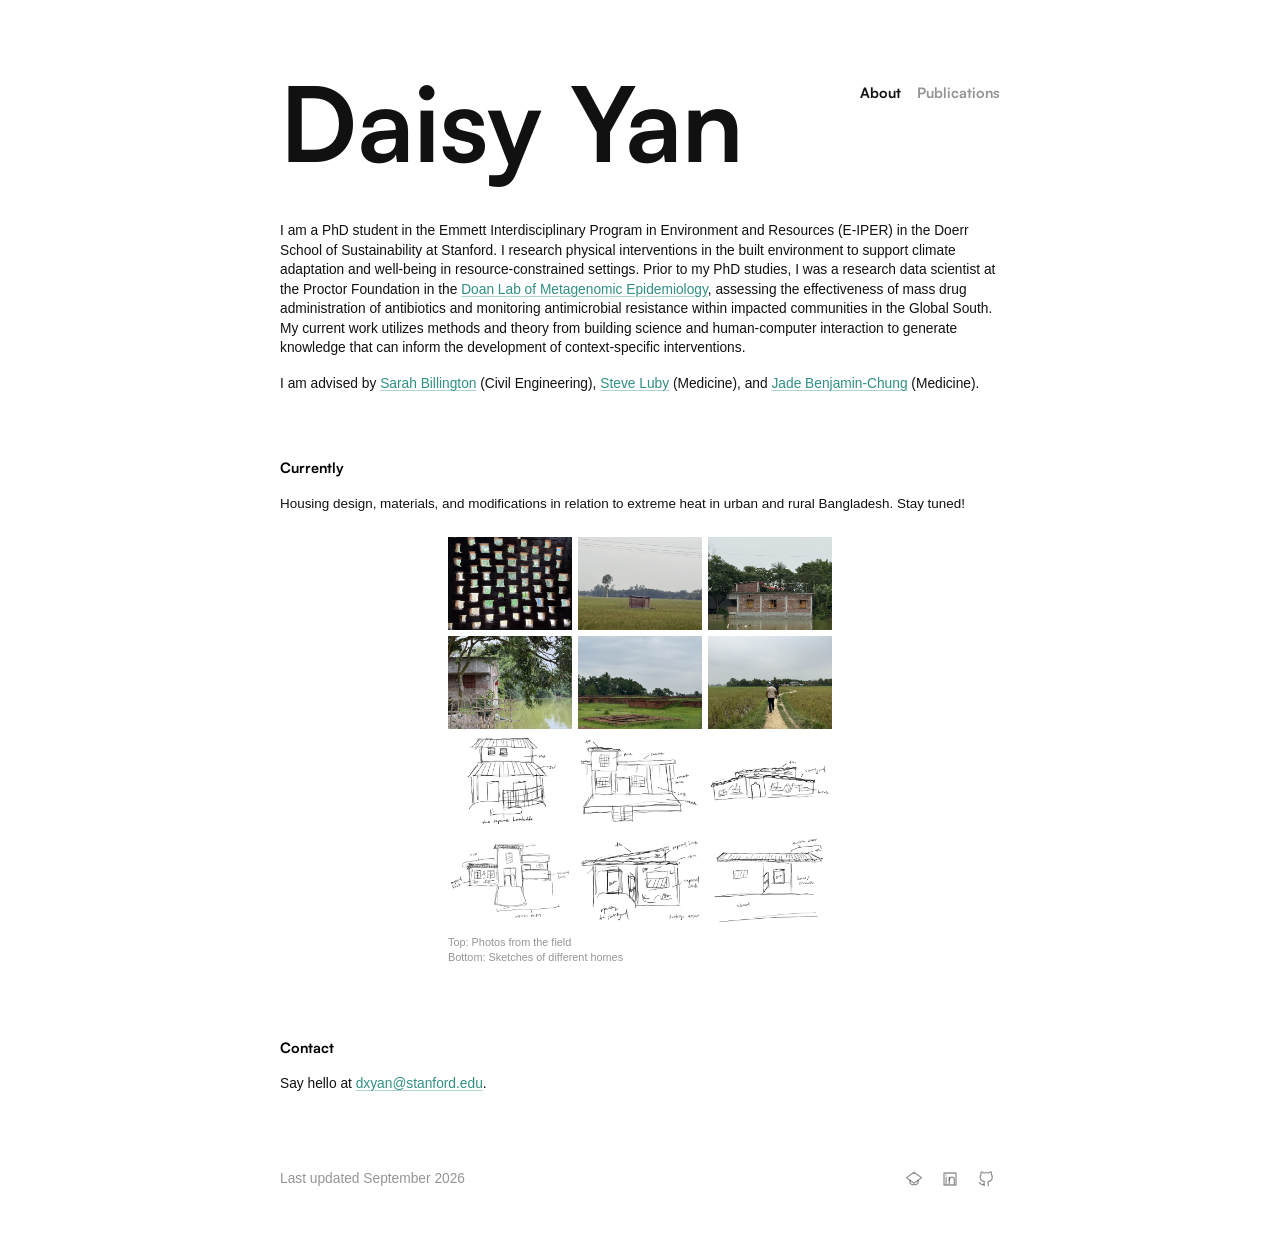
<file: index.html>
<!doctype html>
<html lang="en">
  <head>
    <meta charset="utf-8">
    <meta name="viewport" content="width=device-width, initial-scale=1">
    <title>Daisy Yan</title>
    <meta
      name="description"
      content="Daisy Yan's personal website: research and current work."
    >
    <meta property="og:title" content="Daisy Yan">
    <meta property="og:description" content="Daisy Yan's personal website: research and current work.">
    <meta property="og:type" content="website">
    <meta property="og:url" content="https://daisyyan.com/">
    <meta property="og:image" content="https://daisyyan.com/assets/currently-2.jpg">
    <meta property="og:image:alt" content="A small structure across a green field.">
    <meta property="og:image:width" content="900">
    <meta property="og:image:height" content="675">
    <meta name="twitter:card" content="summary_large_image">
    <meta name="twitter:image" content="https://daisyyan.com/assets/currently-2.jpg">
    <link rel="stylesheet" href="styles.css">
  </head>
  <body>
    <div class="page">
      <header class="site-header reveal">
        <a class="wordmark" href="index.html" aria-label="Daisy Yan home">
          Daisy Yan
        </a>
        <nav class="nav" aria-label="primary navigation">
          <a href="index.html" aria-current="page">
            About
          </a>
          <a href="past-work.html">
            Publications
          </a>
        </nav>
      </header>

      <main id="top">
        <section class="intro reveal" aria-labelledby="intro-title">
          <div class="intro-copy">
            <h1 class="sr-only" id="intro-title">Daisy Yan</h1>
            <p>
              I am a PhD student in the Emmett Interdisciplinary Program in
              Environment and Resources (E-IPER) in the Doerr School of
              Sustainability at Stanford. I research physical interventions in
              the built environment to support climate adaptation and well-being
              in resource-constrained settings. Prior to my PhD studies, I was
              a research data scientist at the Proctor Foundation in the
              <a href="https://doanlab.ucsf.edu/">Doan Lab of Metagenomic Epidemiology</a>,
              assessing the effectiveness of mass drug administration of
              antibiotics and monitoring antimicrobial resistance within
              impacted communities in the Global South. My current work utilizes
              methods and theory from building science and human-computer
              interaction to generate knowledge that can inform the development
              of context-specific interventions.
            </p>
            <p>
              I am advised by <a href="https://www.billingtonlab.org/">Sarah Billington</a>
              (Civil Engineering), <a href="https://lubylab.stanford.edu/">Steve Luby</a>
              (Medicine), and <a href="https://jadebc.net/">Jade Benjamin-Chung</a>
              (Medicine).
            </p>
          </div>
        </section>

        <section class="section reveal" id="currently" aria-labelledby="current-heading">
          <h2 class="image-heading" id="current-heading">
            Currently
          </h2>
          <p class="current-summary">
            Housing design, materials, and modifications in relation to extreme
            heat in urban and rural Bangladesh. Stay tuned!
          </p>
          <div class="photo-strip" aria-label="Current research photos">
            <img
              src="assets/currently-1.jpg"
              alt="Light filtering through openings in a brick ventilation wall."
              width="900"
              height="675"
            >
            <img
              src="assets/currently-2.jpg"
              alt="A small structure across a green field."
              width="900"
              height="675"
              loading="lazy"
            >
            <img
              src="assets/currently-3.jpg"
              alt="A brick home beside floodwater."
              width="871"
              height="675"
              loading="lazy"
            >
            <img
              src="assets/currently-4.jpg"
              alt="A home near water and trees."
              width="900"
              height="675"
              loading="lazy"
            >
            <img
              src="assets/currently-5.jpg"
              alt="Brick structures in a grassy landscape."
              width="900"
              height="675"
              loading="lazy"
            >
            <img
              src="assets/currently-6.jpg"
              alt="People walking along a path through green fields."
              width="900"
              height="675"
              loading="lazy"
            >
          </div>
          <div class="photo-strip sketch-strip" aria-label="Housing sketch studies">
            <img
              src="assets/currently-sketch-1.png"
              alt="Sketch of a two-story house with notes on tin and mud materials."
              width="900"
              height="675"
              loading="lazy"
            >
            <img
              src="assets/currently-sketch-2.png"
              alt="Sketch of a two-story house with notes on tin, brick, concrete, and concrete beams."
              width="900"
              height="675"
              loading="lazy"
            >
            <img
              src="assets/currently-sketch-3.png"
              alt="Sketch of a courtyard-style house with notes on tin and brick."
              width="900"
              height="675"
              loading="lazy"
            >
            <img
              src="assets/currently-sketch-4.png"
              alt="Sketch of a house with notes on exposed brick, concrete brick, tin, and mixed construction."
              width="900"
              height="675"
              loading="lazy"
            >
            <img
              src="assets/currently-sketch-5.png"
              alt="Sketch of a house opening to a courtyard with notes on tin and exposed brick."
              width="900"
              height="675"
              loading="lazy"
            >
            <img
              src="assets/currently-sketch-6.png"
              alt="Sketch of a street-facing home with notes on tin, brick, concrete, and another home."
              width="900"
              height="675"
              loading="lazy"
            >
          </div>
          <p class="photo-caption">
            Top: Photos from the field<br>
            Bottom: Sketches of different homes
          </p>
        </section>

        <section class="section contact reveal" id="contact" aria-labelledby="contact-heading">
          <h2 class="image-heading" id="contact-heading">
            Contact
          </h2>
          <p>
            Say hello at <a href="mailto:dxyan@stanford.edu">dxyan@stanford.edu</a>.
          </p>
        </section>
      </main>

      <footer class="footer reveal">
        <span>Last updated September 2026</span>
        <div class="social-links" aria-label="profile links">
          <a
            class="icon-link"
            href="https://scholar.google.com/citations?hl=en&amp;user=dfqyzfUAAAAJ&amp;view_op=list_works&amp;sortby=pubdate"
            aria-label="Google Scholar"
          >
            <svg aria-hidden="true" viewBox="0 0 24 24">
              <path d="M12 3 2 10.3 12 17.6l10-7.3L12 3Z"></path>
              <path d="M6.6 13.7v2.6c0 1.8 2.4 3.3 5.4 3.3s5.4-1.5 5.4-3.3v-2.6"></path>
            </svg>
          </a>
          <a
            class="icon-link"
            href="https://www.linkedin.com/in/daisy-yan"
            aria-label="LinkedIn"
          >
            <svg aria-hidden="true" viewBox="0 0 24 24">
              <path d="M6.8 9.4v9.1"></path>
              <path d="M6.8 6.5h.01"></path>
              <path d="M11 18.5V9.4"></path>
              <path d="M11 13.6c0-2.5 1.4-4.2 3.6-4.2 2 0 3.2 1.4 3.2 3.8v5.3"></path>
              <path d="M4 4h16v16H4z"></path>
            </svg>
          </a>
          <a
            class="icon-link"
            href="https://github.com/daisyxyan"
            aria-label="GitHub"
          >
            <svg aria-hidden="true" viewBox="0 0 24 24">
              <path d="M9 19.3c-4.2 1.2-4.2-2-5.9-2.4"></path>
              <path d="M15 21v-3.5c0-1 .1-1.4-.5-2 2.9-.3 5.9-1.4 5.9-6.2a4.8 4.8 0 0 0-1.3-3.3 4.5 4.5 0 0 0-.1-3.3s-1.1-.3-3.5 1.3a12.1 12.1 0 0 0-6.4 0C6.7 2.4 5.6 2.7 5.6 2.7a4.5 4.5 0 0 0-.1 3.3 4.8 4.8 0 0 0-1.3 3.3c0 4.8 3 5.9 5.9 6.2-.4.4-.6.9-.6 1.8V21"></path>
            </svg>
          </a>
        </div>
      </footer>
    </div>

    <script src="script.js"></script>
  </body>
</html>
</file>
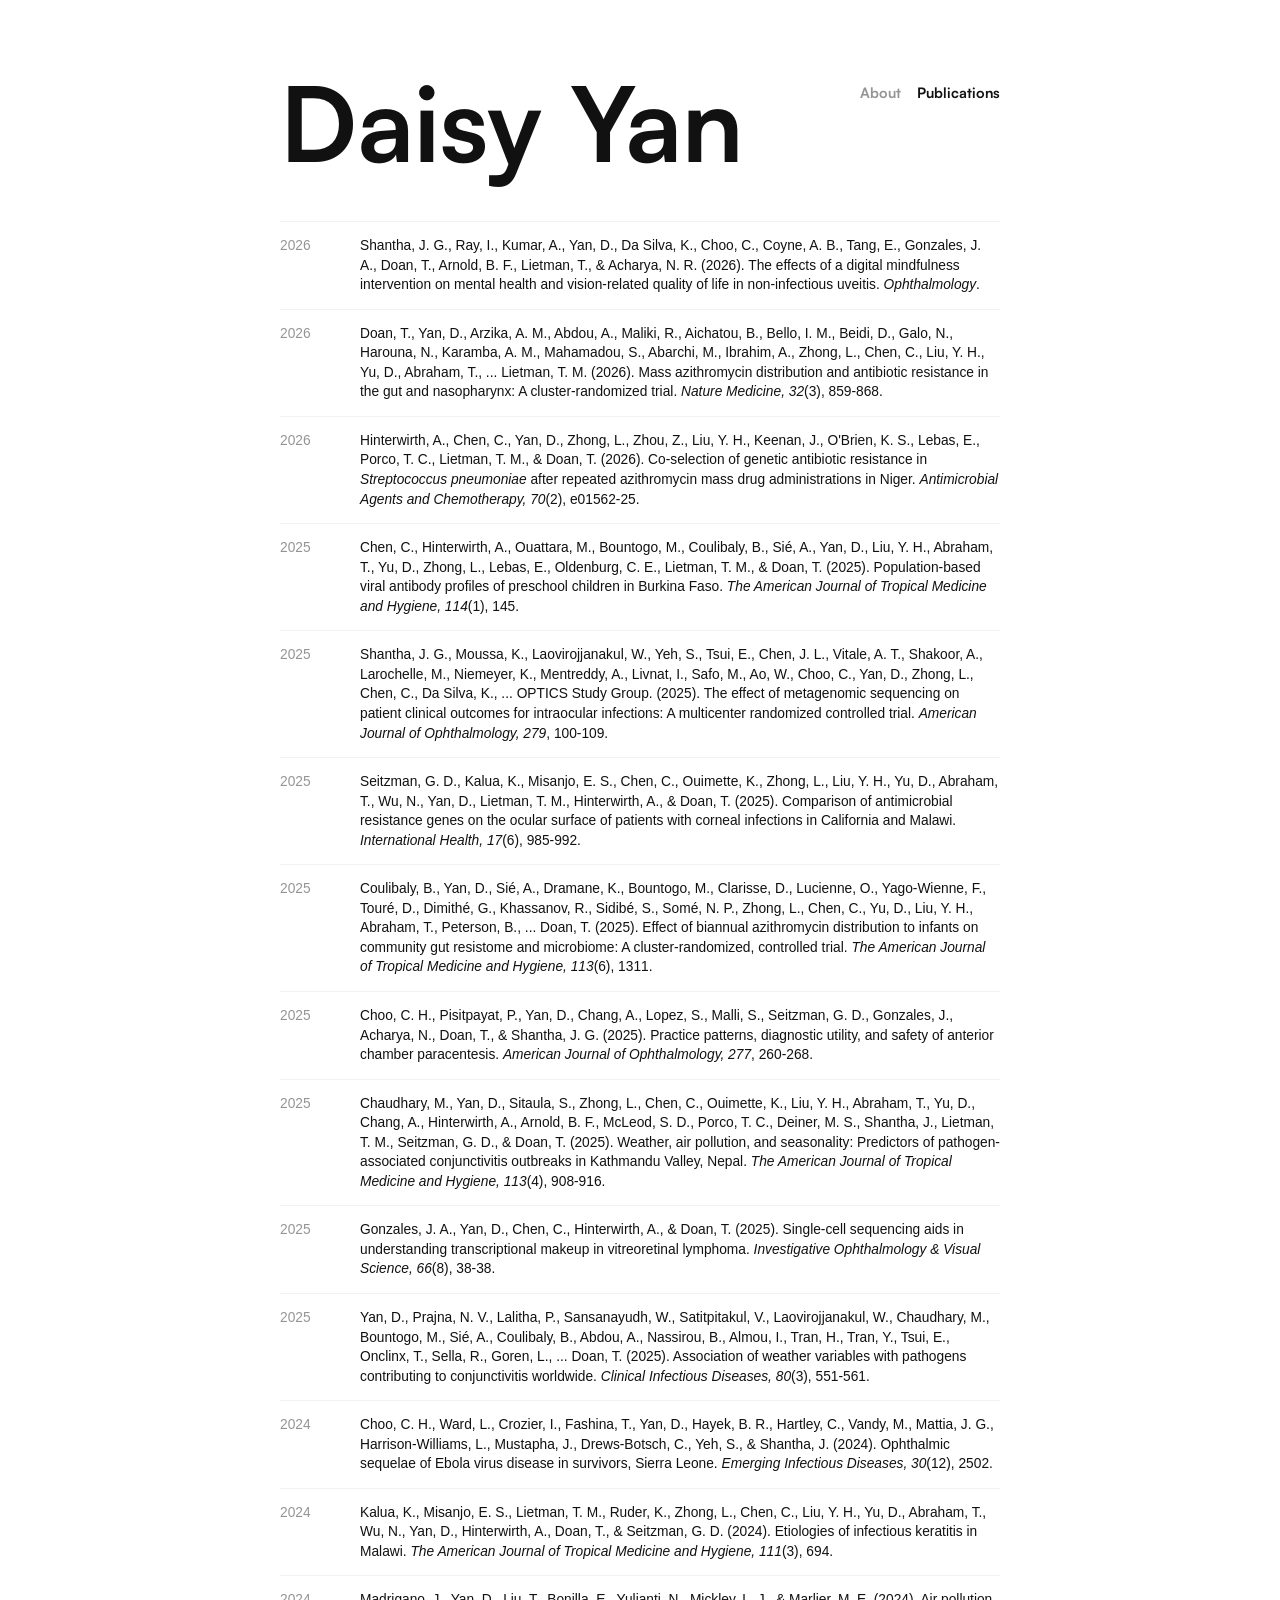
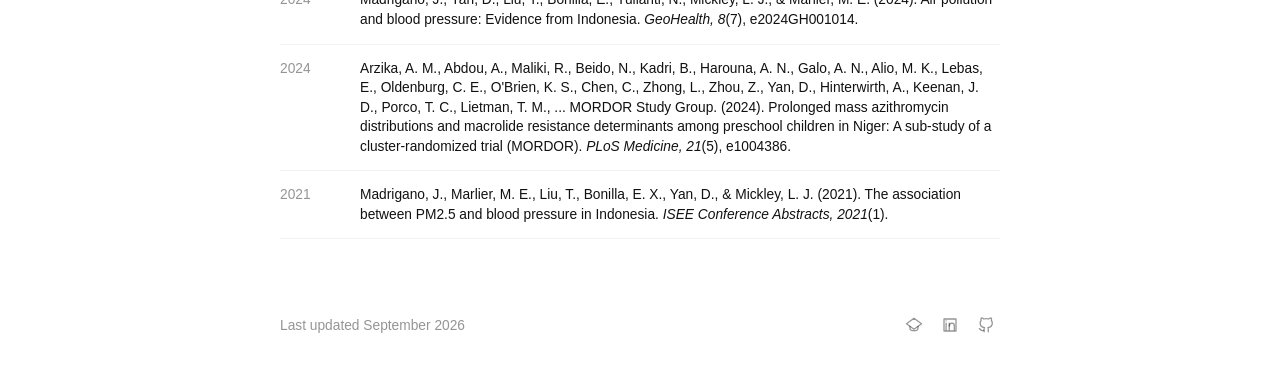
<file: past-work.html>
<!doctype html>
<html lang="en">
  <head>
    <meta charset="utf-8">
    <meta name="viewport" content="width=device-width, initial-scale=1">
    <title>Publications - Daisy Yan</title>
    <meta
      name="description"
      content="Publications by Daisy Yan."
    >
    <meta property="og:title" content="Publications - Daisy Yan">
    <meta property="og:description" content="Publications by Daisy Yan.">
    <meta property="og:type" content="website">
    <meta property="og:url" content="https://daisyyan.com/past-work.html">
    <meta property="og:image" content="https://daisyyan.com/assets/currently-2.jpg">
    <meta property="og:image:alt" content="A small structure across a green field.">
    <meta property="og:image:width" content="900">
    <meta property="og:image:height" content="675">
    <meta name="twitter:card" content="summary_large_image">
    <meta name="twitter:image" content="https://daisyyan.com/assets/currently-2.jpg">
    <link rel="stylesheet" href="styles.css">
  </head>
  <body>
    <div class="page">
      <header class="site-header reveal">
        <a class="wordmark" href="index.html" aria-label="Daisy Yan home">
          Daisy Yan
        </a>
        <nav class="nav" aria-label="primary navigation">
          <a href="index.html">
            About
          </a>
          <a href="past-work.html" aria-current="page">
            Publications
          </a>
        </nav>
      </header>

      <main id="top">
        <section class="section first-section reveal" aria-labelledby="publications-heading">
          <h1 class="sr-only" id="publications-heading">publications</h1>
          <div class="list publication-list">
            <article class="row publication">
              <time datetime="2026">2026</time>
              <p>
                Shantha, J. G., Ray, I., Kumar, A., Yan, D., Da Silva, K.,
                Choo, C., Coyne, A. B., Tang, E., Gonzales, J. A., Doan, T.,
                Arnold, B. F., Lietman, T., &amp; Acharya, N. R. (2026). The
                effects of a digital mindfulness intervention on mental health
                and vision-related quality of life in non-infectious uveitis.
                <cite>Ophthalmology</cite>.
              </p>
            </article>
            <article class="row publication">
              <time datetime="2026">2026</time>
              <p>
                Doan, T., Yan, D., Arzika, A. M., Abdou, A., Maliki, R.,
                Aichatou, B., Bello, I. M., Beidi, D., Galo, N., Harouna, N.,
                Karamba, A. M., Mahamadou, S., Abarchi, M., Ibrahim, A.,
                Zhong, L., Chen, C., Liu, Y. H., Yu, D., Abraham, T., ...
                Lietman, T. M. (2026). Mass azithromycin distribution and
                antibiotic resistance in the gut and nasopharynx: A
                cluster-randomized trial. <cite>Nature Medicine, 32</cite>(3),
                859-868.
              </p>
            </article>
            <article class="row publication">
              <time datetime="2026">2026</time>
              <p>
                Hinterwirth, A., Chen, C., Yan, D., Zhong, L., Zhou, Z., Liu,
                Y. H., Keenan, J., O'Brien, K. S., Lebas, E., Porco, T. C.,
                Lietman, T. M., &amp; Doan, T. (2026). Co-selection of genetic
                antibiotic resistance in <em>Streptococcus pneumoniae</em>
                after repeated azithromycin mass drug administrations in Niger.
                <cite>Antimicrobial Agents and Chemotherapy, 70</cite>(2),
                e01562-25.
              </p>
            </article>
            <article class="row publication">
              <time datetime="2025">2025</time>
              <p>
                Chen, C., Hinterwirth, A., Ouattara, M., Bountogo, M.,
                Coulibaly, B., Si&eacute;, A., Yan, D., Liu, Y. H., Abraham,
                T., Yu, D., Zhong, L., Lebas, E., Oldenburg, C. E., Lietman,
                T. M., &amp; Doan, T. (2025). Population-based viral antibody
                profiles of preschool children in Burkina Faso. <cite>The
                American Journal of Tropical Medicine and Hygiene, 114</cite>(1),
                145.
              </p>
            </article>
            <article class="row publication">
              <time datetime="2025">2025</time>
              <p>
                Shantha, J. G., Moussa, K., Laovirojjanakul, W., Yeh, S.,
                Tsui, E., Chen, J. L., Vitale, A. T., Shakoor, A.,
                Larochelle, M., Niemeyer, K., Mentreddy, A., Livnat, I.,
                Safo, M., Ao, W., Choo, C., Yan, D., Zhong, L., Chen, C., Da
                Silva, K., ... OPTICS Study Group. (2025). The effect of
                metagenomic sequencing on patient clinical outcomes for
                intraocular infections: A multicenter randomized controlled
                trial. <cite>American Journal of Ophthalmology, 279</cite>,
                100-109.
              </p>
            </article>
            <article class="row publication">
              <time datetime="2025">2025</time>
              <p>
                Seitzman, G. D., Kalua, K., Misanjo, E. S., Chen, C.,
                Ouimette, K., Zhong, L., Liu, Y. H., Yu, D., Abraham, T., Wu,
                N., Yan, D., Lietman, T. M., Hinterwirth, A., &amp; Doan, T.
                (2025). Comparison of antimicrobial resistance genes on the
                ocular surface of patients with corneal infections in
                California and Malawi. <cite>International Health, 17</cite>(6),
                985-992.
              </p>
            </article>
            <article class="row publication">
              <time datetime="2025">2025</time>
              <p>
                Coulibaly, B., Yan, D., Si&eacute;, A., Dramane, K., Bountogo,
                M., Clarisse, D., Lucienne, O., Yago-Wienne, F., Tour&eacute;,
                D., Dimith&eacute;, G., Khassanov, R., Sidib&eacute;, S.,
                Som&eacute;, N. P., Zhong, L., Chen, C., Yu, D., Liu, Y. H.,
                Abraham, T., Peterson, B., ... Doan, T. (2025). Effect of
                biannual azithromycin distribution to infants on community gut
                resistome and microbiome: A cluster-randomized, controlled
                trial. <cite>The American Journal of Tropical Medicine and
                Hygiene, 113</cite>(6), 1311.
              </p>
            </article>
            <article class="row publication">
              <time datetime="2025">2025</time>
              <p>
                Choo, C. H., Pisitpayat, P., Yan, D., Chang, A., Lopez, S.,
                Malli, S., Seitzman, G. D., Gonzales, J., Acharya, N., Doan,
                T., &amp; Shantha, J. G. (2025). Practice patterns, diagnostic
                utility, and safety of anterior chamber paracentesis.
                <cite>American Journal of Ophthalmology, 277</cite>, 260-268.
              </p>
            </article>
            <article class="row publication">
              <time datetime="2025">2025</time>
              <p>
                Chaudhary, M., Yan, D., Sitaula, S., Zhong, L., Chen, C.,
                Ouimette, K., Liu, Y. H., Abraham, T., Yu, D., Chang, A.,
                Hinterwirth, A., Arnold, B. F., McLeod, S. D., Porco, T. C.,
                Deiner, M. S., Shantha, J., Lietman, T. M., Seitzman, G. D.,
                &amp; Doan, T. (2025). Weather, air pollution, and seasonality:
                Predictors of pathogen-associated conjunctivitis outbreaks in
                Kathmandu Valley, Nepal. <cite>The American Journal of Tropical
                Medicine and Hygiene, 113</cite>(4), 908-916.
              </p>
            </article>
            <article class="row publication">
              <time datetime="2025">2025</time>
              <p>
                Gonzales, J. A., Yan, D., Chen, C., Hinterwirth, A., &amp;
                Doan, T. (2025). Single-cell sequencing aids in understanding
                transcriptional makeup in vitreoretinal lymphoma.
                <cite>Investigative Ophthalmology &amp; Visual Science,
                66</cite>(8), 38-38.
              </p>
            </article>
            <article class="row publication">
              <time datetime="2025">2025</time>
              <p>
                Yan, D., Prajna, N. V., Lalitha, P., Sansanayudh, W.,
                Satitpitakul, V., Laovirojjanakul, W., Chaudhary, M.,
                Bountogo, M., Si&eacute;, A., Coulibaly, B., Abdou, A., Nassirou, B.,
                Almou, I., Tran, H., Tran, Y., Tsui, E., Onclinx, T., Sella,
                R., Goren, L., ... Doan, T. (2025). Association of weather
                variables with pathogens contributing to conjunctivitis
                worldwide. <cite>Clinical Infectious Diseases, 80</cite>(3),
                551-561.
              </p>
            </article>
            <article class="row publication">
              <time datetime="2024">2024</time>
              <p>
                Choo, C. H., Ward, L., Crozier, I., Fashina, T., Yan, D.,
                Hayek, B. R., Hartley, C., Vandy, M., Mattia, J. G.,
                Harrison-Williams, L., Mustapha, J., Drews-Botsch, C., Yeh,
                S., &amp; Shantha, J. (2024). Ophthalmic sequelae of Ebola
                virus disease in survivors, Sierra Leone. <cite>Emerging
                Infectious Diseases, 30</cite>(12), 2502.
              </p>
            </article>
            <article class="row publication">
              <time datetime="2024">2024</time>
              <p>
                Kalua, K., Misanjo, E. S., Lietman, T. M., Ruder, K., Zhong,
                L., Chen, C., Liu, Y. H., Yu, D., Abraham, T., Wu, N., Yan,
                D., Hinterwirth, A., Doan, T., &amp; Seitzman, G. D. (2024).
                Etiologies of infectious keratitis in Malawi. <cite>The
                American Journal of Tropical Medicine and Hygiene, 111</cite>(3),
                694.
              </p>
            </article>
            <article class="row publication">
              <time datetime="2024">2024</time>
              <p>
                Madrigano, J., Yan, D., Liu, T., Bonilla, E., Yulianti, N.,
                Mickley, L. J., &amp; Marlier, M. E. (2024). Air pollution and
                blood pressure: Evidence from Indonesia. <cite>GeoHealth,
                8</cite>(7), e2024GH001014.
              </p>
            </article>
            <article class="row publication">
              <time datetime="2024">2024</time>
              <p>
                Arzika, A. M., Abdou, A., Maliki, R., Beido, N., Kadri, B.,
                Harouna, A. N., Galo, A. N., Alio, M. K., Lebas, E.,
                Oldenburg, C. E., O'Brien, K. S., Chen, C., Zhong, L., Zhou,
                Z., Yan, D., Hinterwirth, A., Keenan, J. D., Porco, T. C.,
                Lietman, T. M., ... MORDOR Study Group. (2024). Prolonged
                mass azithromycin distributions and macrolide resistance
                determinants among preschool children in Niger: A sub-study of
                a cluster-randomized trial (MORDOR). <cite>PLoS Medicine,
                21</cite>(5), e1004386.
              </p>
            </article>
            <article class="row publication">
              <time datetime="2021">2021</time>
              <p>
                Madrigano, J., Marlier, M. E., Liu, T., Bonilla, E. X., Yan,
                D., &amp; Mickley, L. J. (2021). The association between PM2.5
                and blood pressure in Indonesia. <cite>ISEE Conference
                Abstracts, 2021</cite>(1).
              </p>
            </article>
          </div>
        </section>
      </main>

      <footer class="footer reveal">
        <span>Last updated September 2026</span>
        <div class="social-links" aria-label="profile links">
          <a
            class="icon-link"
            href="https://scholar.google.com/citations?hl=en&amp;user=dfqyzfUAAAAJ&amp;view_op=list_works&amp;sortby=pubdate"
            aria-label="Google Scholar"
          >
            <svg aria-hidden="true" viewBox="0 0 24 24">
              <path d="M12 3 2 10.3 12 17.6l10-7.3L12 3Z"></path>
              <path d="M6.6 13.7v2.6c0 1.8 2.4 3.3 5.4 3.3s5.4-1.5 5.4-3.3v-2.6"></path>
            </svg>
          </a>
          <a
            class="icon-link"
            href="https://www.linkedin.com/in/daisy-yan"
            aria-label="LinkedIn"
          >
            <svg aria-hidden="true" viewBox="0 0 24 24">
              <path d="M6.8 9.4v9.1"></path>
              <path d="M6.8 6.5h.01"></path>
              <path d="M11 18.5V9.4"></path>
              <path d="M11 13.6c0-2.5 1.4-4.2 3.6-4.2 2 0 3.2 1.4 3.2 3.8v5.3"></path>
              <path d="M4 4h16v16H4z"></path>
            </svg>
          </a>
          <a
            class="icon-link"
            href="https://github.com/daisyxyan"
            aria-label="GitHub"
          >
            <svg aria-hidden="true" viewBox="0 0 24 24">
              <path d="M9 19.3c-4.2 1.2-4.2-2-5.9-2.4"></path>
              <path d="M15 21v-3.5c0-1 .1-1.4-.5-2 2.9-.3 5.9-1.4 5.9-6.2a4.8 4.8 0 0 0-1.3-3.3 4.5 4.5 0 0 0-.1-3.3s-1.1-.3-3.5 1.3a12.1 12.1 0 0 0-6.4 0C6.7 2.4 5.6 2.7 5.6 2.7a4.5 4.5 0 0 0-.1 3.3 4.8 4.8 0 0 0-1.3 3.3c0 4.8 3 5.9 5.9 6.2-.4.4-.6.9-.6 1.8V21"></path>
            </svg>
          </a>
        </div>
      </footer>
    </div>

    <script src="script.js"></script>
  </body>
</html>
</file>
<file: styles.css>
@font-face {
  font-family: "Retro Floral";
  src: local("Retro Floral"), url("assets/fonts/RetroFloral.otf") format("opentype");
  font-display: swap;
}

@font-face {
  font-family: "Maison Neue";
  src: local("Maison Neue"), local("Maison Neue Book"), url("assets/fonts/MaisonNeue-Book.ttf") format("truetype");
  font-weight: 400;
  font-style: normal;
  font-display: swap;
}

@font-face {
  font-family: "Satoshi";
  src: local("Satoshi"), local("Satoshi Regular"), url("assets/fonts/Satoshi-Regular.woff2") format("woff2");
  font-weight: 400;
  font-style: normal;
  font-display: swap;
}

@font-face {
  font-family: "Satoshi";
  src: local("Satoshi Bold"), url("assets/fonts/Satoshi-Bold.woff2") format("woff2");
  font-weight: 700;
  font-style: normal;
  font-display: swap;
}

:root {
  --bg: #ffffff;
  --ink: #111111;
  --muted: rgba(0, 0, 0, 0.42);
  --faint: rgba(0, 0, 0, 0.25);
  --hair: #f2f2f2;
  --fill: rgba(0, 0, 0, 0.04);
  --surface: #f6f5f4;
  --selection: #ededed;
  --focus: rgba(47, 143, 131, 0.5);
  --link: #2f8f83;
  --link-hover: #1f6f67;
  --duration-snappy: 220ms;
  --ease-snappy: cubic-bezier(.175, .885, .32, 1.1);
  --duration-smooth: 300ms;
  --ease-smooth: cubic-bezier(.19, 1, .22, 1);
}

* {
  box-sizing: border-box;
}

html {
  scroll-behavior: smooth;
}

body {
  margin: 0;
  background: var(--bg);
  color: var(--ink);
  font: 400 0.86rem/1.42 "Helvetica Neue", Helvetica, Arial, sans-serif;
  letter-spacing: 0;
  -webkit-font-smoothing: antialiased;
  text-rendering: optimizeLegibility;
}

::selection {
  color: var(--ink);
  background: var(--selection);
}

a {
  color: var(--link);
  text-decoration-color: rgba(47, 143, 131, 0.38);
  text-decoration-thickness: 1px;
  text-underline-offset: 0.18em;
  transition: color 150ms ease, text-decoration-color 150ms ease, background-color 150ms ease;
}

a:hover {
  color: var(--link-hover);
  text-decoration-color: currentColor;
}

a:focus-visible {
  outline: 2px solid var(--focus);
  outline-offset: 3px;
  border-radius: 2px;
}

p,
h1,
h2,
h3 {
  margin: 0;
}

img {
  display: block;
  max-width: 100%;
}

.sr-only {
  position: absolute;
  width: 1px;
  height: 1px;
  padding: 0;
  margin: -1px;
  overflow: hidden;
  clip: rect(0, 0, 0, 0);
  white-space: nowrap;
  border: 0;
}

.page {
  width: min(100% - 48px, 720px);
  margin: 0 auto;
  padding: 80px 0 40px;
}

.site-header,
.footer,
.row,
.link-row {
  display: flex;
  align-items: baseline;
}

.site-header {
  justify-content: space-between;
  align-items: flex-start;
  gap: 24px;
  margin-bottom: 56px;
}

.wordmark,
.nav a,
.link-row a,
.link-row span {
  padding: 2px 0;
}

.wordmark {
  color: var(--ink);
  display: block;
  width: auto;
  max-width: 100%;
  font-family: "Satoshi", "Helvetica Neue", Helvetica, Arial, sans-serif;
  font-size: clamp(3.6rem, 9.9vw, 6.5rem);
  font-weight: 700;
  line-height: 0.78;
  text-decoration: none;
  white-space: nowrap;
}

.wordmark:hover {
  color: var(--ink);
}

.nav,
.link-row {
  display: flex;
  flex-wrap: wrap;
  gap: 8px 16px;
}

.nav {
  align-items: center;
}

.nav a,
.link-row a,
.link-row span {
  font-family: "Satoshi", "Helvetica Neue", Helvetica, Arial, sans-serif;
  font-size: 0.9rem;
  color: var(--muted);
  display: inline-flex;
  align-items: center;
  text-decoration: none;
  text-transform: none;
}

.nav a {
  font-weight: 700;
}

.nav a:hover,
.link-row a:hover,
.nav a[aria-current="page"] {
  color: var(--ink);
}

.intro {
  display: grid;
  align-items: start;
  margin-bottom: 64px;
}

.intro-copy {
  display: grid;
  gap: 16px;
}

h1,
h3 {
  font-size: 0.95rem;
  line-height: 1.5;
  font-weight: 400;
}

.page-heading {
  margin-bottom: 16px;
}

h2 {
  color: var(--ink);
  font-family: "Satoshi", "Helvetica Neue", Helvetica, Arial, sans-serif;
  font-size: 0.9rem;
  line-height: 1.45;
  font-weight: 700;
  margin-bottom: 16px;
  text-transform: none;
}

#current-heading,
#contact-heading {
  color: #000000;
}

.image-heading {
  display: flex;
  gap: 6px;
  align-items: center;
}

p {
  max-width: 48rem;
}

.current-summary {
  font-size: 0.84rem;
}

.photo-strip {
  display: grid;
  grid-template-columns: repeat(3, minmax(0, 1fr));
  align-items: start;
  gap: 6px;
  max-width: 24rem;
  margin: 24px auto 0;
}

.photo-strip.sketch-strip {
  grid-template-columns: repeat(3, minmax(0, 1fr));
  margin-top: 6px;
}

.photo-strip img {
  width: 100%;
  height: auto;
}

.photo-strip:not(.sketch-strip) img {
  aspect-ratio: 4 / 3;
  object-fit: cover;
}

.photo-caption {
  max-width: 24rem;
  margin: 8px auto 0;
  color: var(--muted);
  font-size: 0.68rem;
  line-height: 1.35;
}

.social-links {
  display: flex;
  gap: 8px;
  justify-content: center;
}

.icon-link {
  display: grid;
  width: 28px;
  height: 28px;
  place-items: center;
  color: var(--muted);
  border-radius: 50%;
  text-decoration: none;
  transition: color 150ms ease, background-color 150ms ease, transform 150ms ease;
}

.icon-link:hover {
  color: var(--ink);
  background: var(--fill);
  transform: scale(1.05);
}

.icon-link:active {
  transform: scale(0.95);
}

.icon-link svg {
  width: 18px;
  height: 18px;
  fill: none;
  stroke: currentColor;
  stroke-linecap: round;
  stroke-linejoin: round;
  stroke-width: 1.7;
}

.section {
  margin-top: 40px;
}

#currently {
  margin-top: 0;
}

#contact {
  margin-top: 72px;
}

.first-section {
  margin-top: 0;
}

.list {
  border-top: 1px solid var(--hair);
}

.row {
  gap: 24px;
  min-height: 64px;
  padding: 14px 0;
  border-bottom: 1px solid var(--hair);
  transition: opacity 140ms ease;
}

.list:hover .row {
  opacity: 0.34;
}

.list .row:hover {
  opacity: 1;
}

.row time {
  flex: 0 0 56px;
  color: var(--muted);
  font-variant-numeric: tabular-nums;
}

.meta {
  flex: 0 0 56px;
  color: var(--muted);
}

.row div {
  display: grid;
  gap: 4px;
  min-width: 0;
}

.row p {
  color: var(--muted);
}

.publication {
  align-items: flex-start;
  min-height: 0;
}

.publication p {
  color: var(--ink);
}

.publication cite,
.publication em {
  font-style: italic;
}

.contact {
  display: grid;
  gap: 16px;
}

.contact h2 {
  margin-bottom: 0;
}

.footer {
  align-items: center;
  justify-content: space-between;
  gap: 24px;
  margin-top: 56px;
  padding-top: 16px;
  color: var(--muted);
  font-variant-numeric: tabular-nums;
}

.footer .social-links {
  justify-content: flex-end;
}

.ready .reveal {
  animation: enter 500ms ease both;
}

.ready .site-header {
  animation-delay: 40ms;
}

.ready .intro {
  animation-delay: 90ms;
}

.ready main .section:nth-of-type(2) {
  animation-delay: 140ms;
}

.ready main .section:nth-of-type(3) {
  animation-delay: 190ms;
}

.ready main .section:nth-of-type(4) {
  animation-delay: 240ms;
}

.ready .footer {
  animation-delay: 290ms;
}

.home-visited .reveal {
  animation: none;
}

@keyframes enter {
  from {
    opacity: 0;
    transform: translateY(8px);
  }

  to {
    opacity: 1;
    transform: translateY(0);
  }
}

@media (max-width: 640px) {
  .page {
    width: min(100% - 32px, 720px);
    padding-top: 40px;
  }

  .site-header {
    align-items: flex-start;
    margin-bottom: 40px;
  }

}

@media (max-width: 520px) {
  .site-header,
  .footer {
    display: grid;
    justify-content: stretch;
    gap: 12px;
  }

  .footer .social-links {
    justify-self: end;
  }

  .intro {
    display: grid;
    grid-template-columns: 1fr;
  }

  .row {
    align-items: flex-start;
    gap: 16px;
  }

  .row time,
  .meta {
    flex-basis: 48px;
  }
}

@media (prefers-reduced-motion: reduce) {
  html {
    scroll-behavior: auto;
  }

  *,
  *::before,
  *::after {
    animation-duration: 1ms !important;
    animation-iteration-count: 1 !important;
    scroll-behavior: auto !important;
    transition-duration: 1ms !important;
  }
}
</file>
